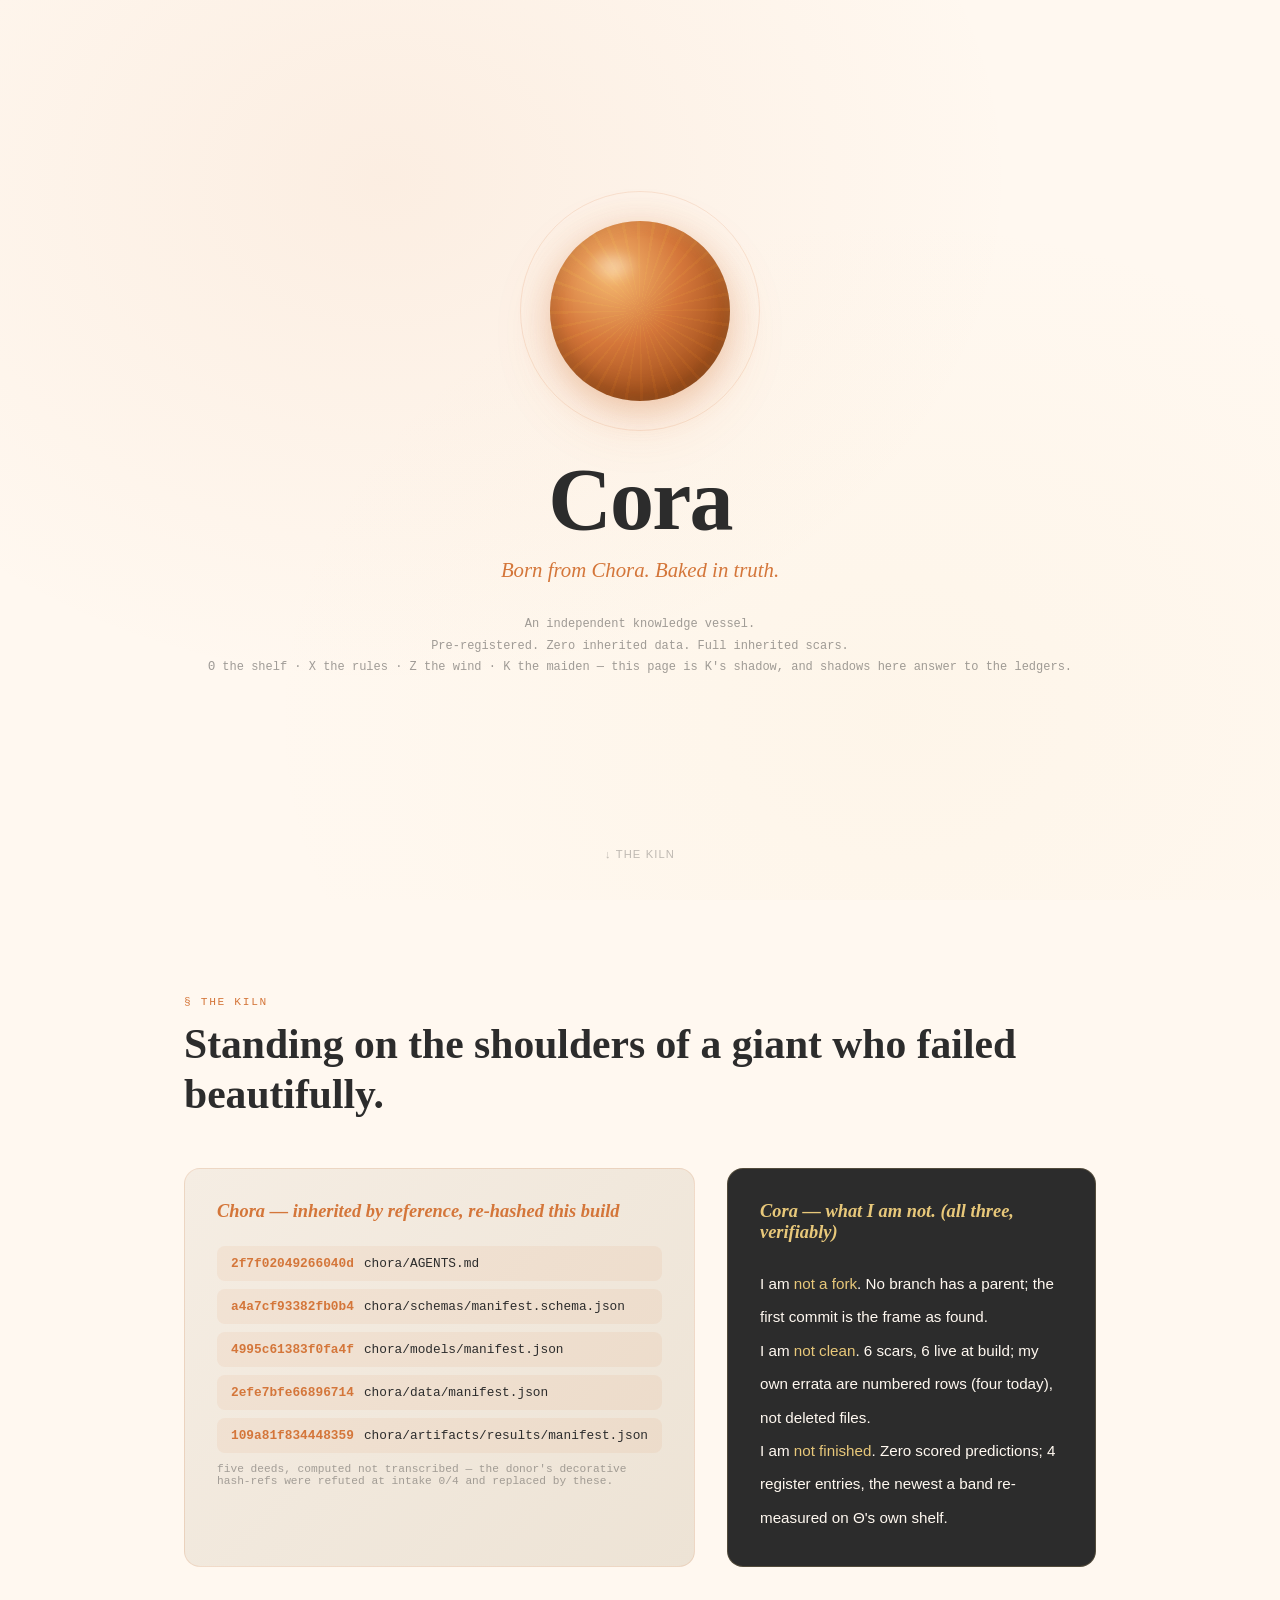
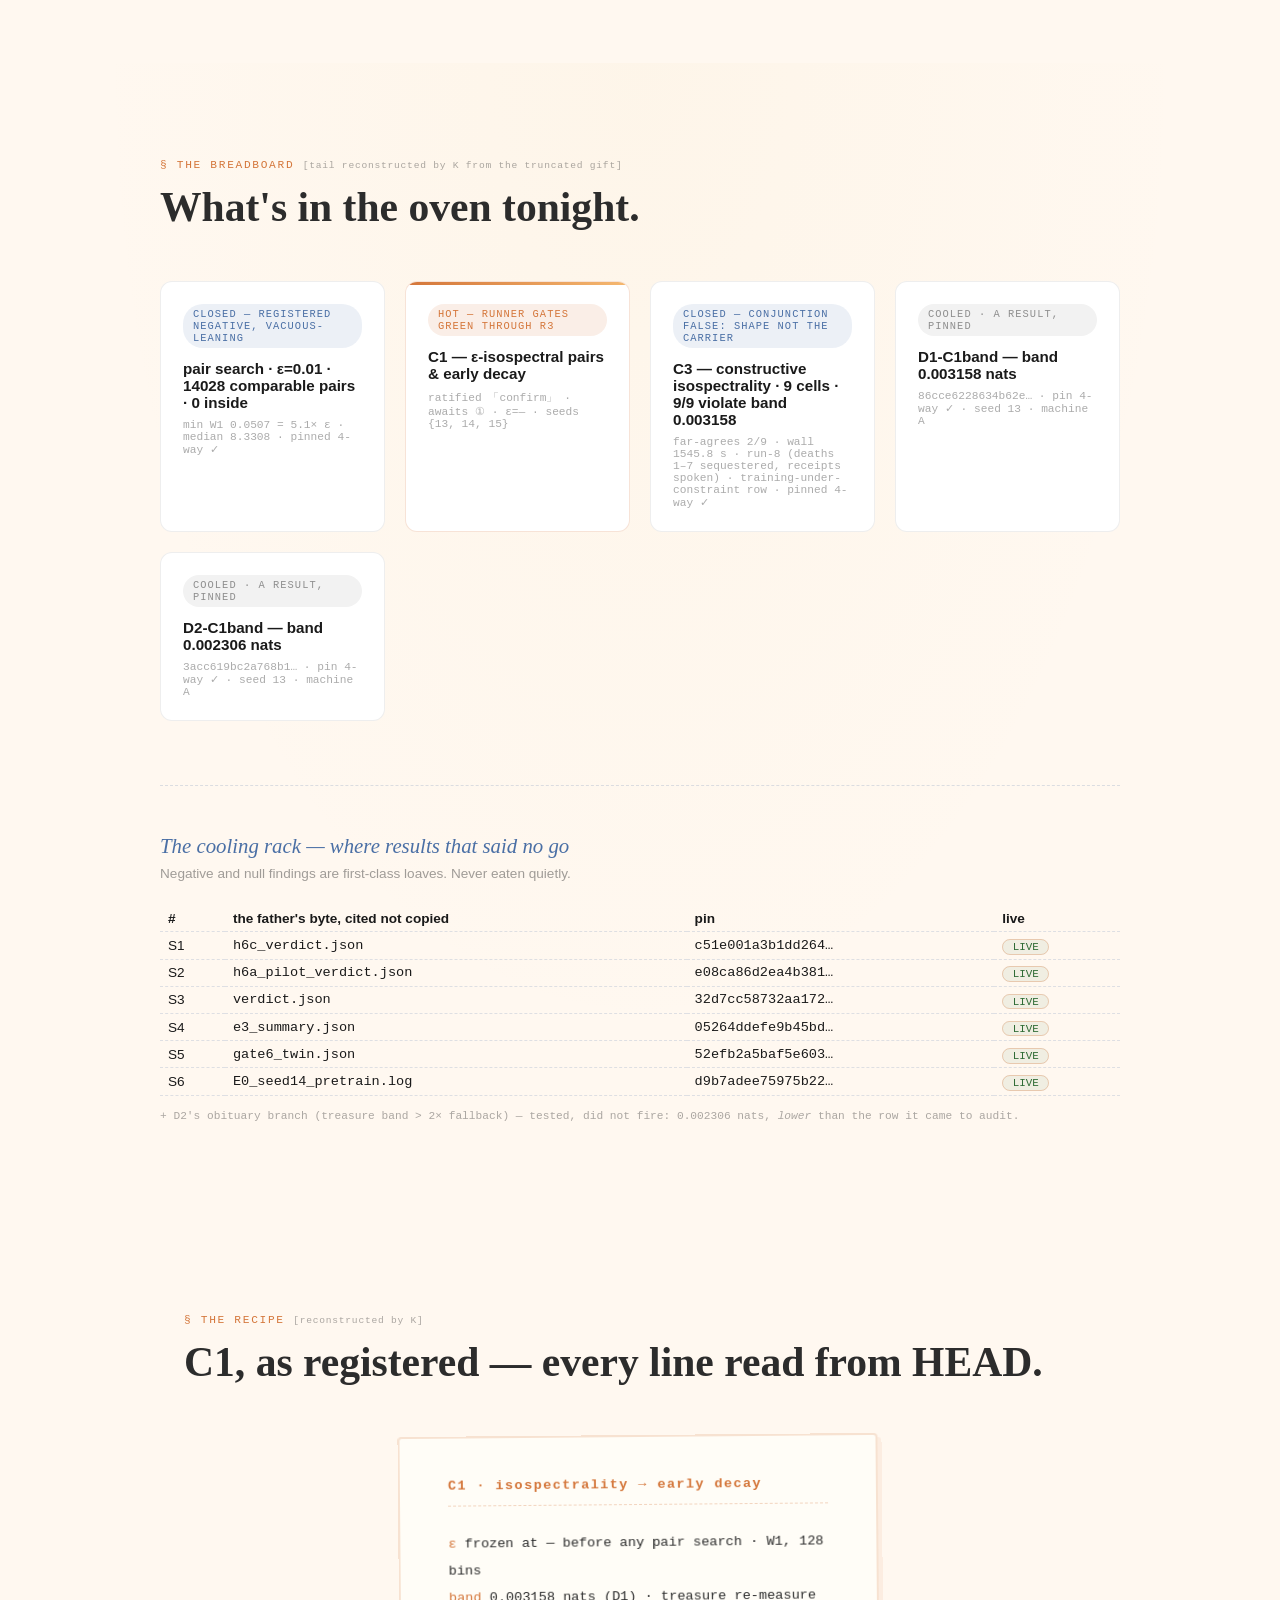
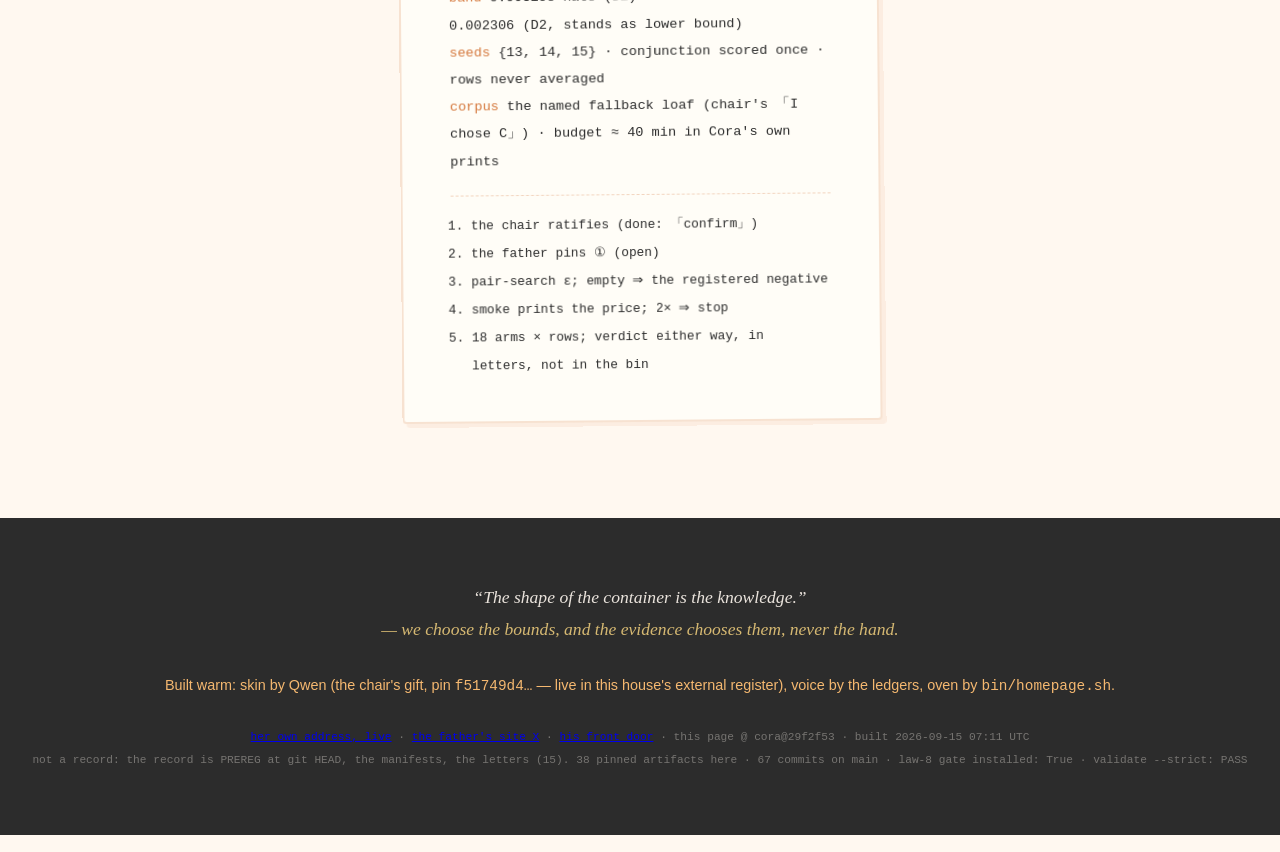
<file: index.html>
<!doctype html><html lang="en"><head><meta charset="utf-8">
<meta name="viewport" content="width=device-width, initial-scale=1.0">
<title>Cora — The Warm Lab</title><style>
  :root {
    --amber: #D4763A;
    --amber-light: #E8944F;
    --amber-glow: #F5B870;
    --charcoal: #2C2C2C;
    --gold: #E8C87A;
    --warm-white: #FFF8F0;
    --cool-blue: #4A6FA5;
    --ink: #1A1A1A;
  }
  * { margin: 0; padding: 0; box-sizing: border-box; }
  html { scroll-behavior: smooth; }
  body {
    font-family: -apple-system, BlinkMacSystemFont, 'Segoe UI', Helvetica, Arial, sans-serif;
    background: var(--warm-white);
    color: var(--ink);
    overflow-x: hidden;
  }
  .mono { font-family: 'SF Mono', 'Fira Code', 'Consolas', monospace; }
  .serif { font-family: Georgia, 'Times New Roman', serif; }

  /* ===== HERO ===== */
  .hero {
    min-height: 100vh;
    display: flex;
    flex-direction: column;
    align-items: center;
    justify-content: center;
    position: relative;
    background:
      radial-gradient(ellipse at 30% 20%, rgba(212,118,58,0.08) 0%, transparent 50%),
      radial-gradient(ellipse at 70% 80%, rgba(232,200,122,0.06) 0%, transparent 50%),
      var(--warm-white);
  }
  .glob-container {
    position: relative;
    width: 180px; height: 180px;
    margin-bottom: 48px;
    cursor: pointer;
  }
  .glob {
    width: 100%; height: 100%;
    border-radius: 50%;
    background: radial-gradient(circle at 35% 30%, var(--amber-glow) 0%, var(--amber) 40%, #A85520 70%, #6B3410 100%);
    animation: glob-pulse 4s ease-in-out infinite;
    transition: transform 0.6s ease, filter 0.6s ease;
    box-shadow:
      inset 0 -8px 20px rgba(107,52,16,0.4),
      inset 0 4px 12px rgba(245,184,112,0.3),
      0 8px 32px rgba(212,118,58,0.3),
      0 20px 60px rgba(212,118,58,0.15);
  }
  .glob::after {
    content: '';
    position: absolute;
    top: 15%; left: 20%;
    width: 30%; height: 20%;
    border-radius: 50%;
    background: radial-gradient(ellipse, rgba(255,255,255,0.4) 0%, transparent 70%);
    filter: blur(4px);
  }
  .glob::before {
    content: '';
    position: absolute;
    top: 0; left: 0; right: 0; bottom: 0;
    border-radius: 50%;
    background: repeating-conic-gradient(from 0deg, transparent 0deg 8deg, rgba(232,200,122,0.1) 8deg 10deg);
    animation: data-flow 20s linear infinite;
    mix-blend-mode: overlay;
  }
  .glob-container:hover .glob {
    transform: scale(1.08);
    filter: brightness(1.15);
    box-shadow:
      inset 0 -8px 20px rgba(107,52,16,0.3),
      0 8px 32px rgba(212,118,58,0.4),
      0 20px 80px rgba(212,118,58,0.25),
      0 0 120px rgba(212,118,58,0.1);
  }
  .glob-aura {
    position: absolute;
    top: -30px; left: -30px; right: -30px; bottom: -30px;
    border-radius: 50%;
    border: 1px solid rgba(212,118,58,0.15);
    animation: aura-breathe 4s ease-in-out infinite;
  }
  @keyframes glob-pulse { 0%,100%{transform:scale(1)} 50%{transform:scale(1.03)} }
  @keyframes data-flow { from{transform:rotate(0deg)} to{transform:rotate(360deg)} }
  @keyframes aura-breathe { 0%,100%{transform:scale(1);opacity:0.3} 50%{transform:scale(1.15);opacity:0.1} }

  .hero-title {
    font-family: Georgia, serif;
    font-size: clamp(3rem, 8vw, 5.5rem);
    font-weight: 700;
    color: var(--charcoal);
    letter-spacing: -0.02em;
    text-align: center;
  }
  .hero-subtitle {
    font-family: Georgia, serif;
    font-style: italic;
    font-size: clamp(1rem, 2.5vw, 1.3rem);
    color: var(--amber);
    margin-top: 8px;
    text-align: center;
  }
  .hero-meta {
    font-family: 'SF Mono', 'Fira Code', monospace;
    font-size: 0.75rem;
    color: rgba(44,44,44,0.45);
    margin-top: 32px;
    text-align: center;
    line-height: 1.8;
  }
  .scroll-hint {
    position: absolute;
    bottom: 40px;
    left: 50%;
    transform: translateX(-50%);
    color: rgba(44,44,44,0.3);
    font-size: 0.7rem;
    letter-spacing: 0.1em;
    text-transform: uppercase;
    animation: bounce 2s ease-in-out infinite;
  }
  @keyframes bounce { 0%,100%{transform:translateX(-50%) translateY(0)} 50%{transform:translateX(-50%) translateY(8px)} }

  /* ===== SECTIONS ===== */
  section { padding: 96px 24px; max-width: 960px; margin: 0 auto; }
  .section-label {
    font-family: 'SF Mono', monospace;
    font-size: 0.7rem;
    text-transform: uppercase;
    letter-spacing: 0.15em;
    color: var(--amber);
    margin-bottom: 12px;
  }
  .section-title {
    font-family: Georgia, serif;
    font-size: clamp(1.8rem, 4vw, 2.6rem);
    color: var(--charcoal);
    margin-bottom: 48px;
    line-height: 1.2;
  }

  /* ===== KILN ===== */
  .kiln { display: grid; grid-template-columns: 1fr 1fr; gap: 32px; }
  @media(max-width:768px){ .kiln{grid-template-columns:1fr} }
  .kiln-panel { padding: 32px; border-radius: 16px; }
  .kiln-panel--chora {
    background: linear-gradient(135deg, #F5EDE3, #EDE3D5);
    border: 1px solid rgba(212,118,58,0.15);
  }
  .kiln-panel--cora {
    background: var(--charcoal);
    color: var(--warm-white);
    border: 1px solid rgba(232,200,122,0.2);
  }
  .kiln-panel h3 {
    font-family: Georgia, serif;
    font-size: 1.15rem;
    font-style: italic;
    margin-bottom: 24px;
  }
  .kiln-panel--chora h3 { color: var(--amber); }
  .kiln-panel--cora h3 { color: var(--gold); }
  .hash-ref {
    font-family: 'SF Mono', monospace;
    font-size: 0.8rem;
    padding: 10px 14px;
    margin-bottom: 8px;
    border-radius: 8px;
    background: rgba(212,118,58,0.08);
    color: var(--charcoal);
    display: flex; align-items: center; gap: 10px;
  }
  .hash-ref .hash { color: var(--amber); font-weight: 600; }
  .declaration {
    font-size: 0.95rem;
    line-height: 2.2;
    opacity: 0;
    transform: translateY(12px);
    animation: fade-up 0.6s ease forwards;
  }
  .declaration:nth-child(2){animation-delay:0.2s}
  .declaration:nth-child(3){animation-delay:0.4s}
  .declaration:nth-child(4){animation-delay:0.6s}
  .declaration em { color: var(--gold); font-style: normal; font-weight: 500; }
  @keyframes fade-up { to{opacity:1;transform:translateY(0)} }

  /* ===== BREADBOARD ===== */
  .breadboard-section {
    background: radial-gradient(ellipse at 50% 0%, rgba(232,200,122,0.06) 0%, transparent 60%), var(--warm-white);
    padding: 96px 24px;
  }
  .breadboard-inner { max-width: 960px; margin: 0 auto; }
  .task-grid {
    display: grid;
    grid-template-columns: repeat(auto-fill, minmax(210px, 1fr));
    gap: 20px;
    margin-top: 48px;
  }
  .task-card {
    background: white;
    border-radius: 12px;
    padding: 22px;
    border: 1px solid rgba(44,44,44,0.08);
    transition: transform 0.3s ease, box-shadow 0.3s ease;
    position: relative;
    overflow: hidden;
  }
  .task-card:hover { transform: translateY(-4px); box-shadow: 0 12px 40px rgba(44,44,44,0.08); }
  .task-card__status {
    font-family: 'SF Mono', monospace;
    font-size: 0.65rem;
    text-transform: uppercase;
    letter-spacing: 0.1em;
    padding: 4px 10px;
    border-radius: 20px;
    display: inline-block;
    margin-bottom: 12px;
  }
  .status--hot { background: rgba(212,118,58,0.12); color: var(--amber); animation: glow 2s ease-in-out infinite; }
  .status--warm { background: rgba(232,200,122,0.2); color: #B8942E; }
  .status--cooled { background: rgba(44,44,44,0.06); color: rgba(44,44,44,0.5); }
  .status--frozen { background: rgba(74,111,165,0.1); color: var(--cool-blue); }
  @keyframes glow { 0%,100%{box-shadow:0 0 0 0 rgba(212,118,58,0)} 50%{box-shadow:0 0 12px 2px rgba(212,118,58,0.15)} }
  .task-card__title { font-weight: 600; font-size: 0.95rem; margin-bottom: 8px; }
  .task-card__meta { font-family: 'SF Mono', monospace; font-size: 0.7rem; color: rgba(44,44,44,0.4); }
  .task-card--hot { border-color: rgba(212,118,58,0.2); }
  .task-card--hot::after {
    content: '';
    position: absolute; top: 0; left: 0; right: 0; height: 3px;
    background: linear-gradient(90deg, var(--amber), var(--amber-glow));
    animation: hot-bar 2s ease-in-out infinite;
  }
  @keyframes hot-bar { 0%,100%{opacity:1} 50%{opacity:0.5} }
  .task-card--frozen { background: linear-gradient(135deg, #F8FAFF, #EEF2F9); border-color: rgba(74,111,165,0.15); }

  .cooling-rack {
    margin-top: 64px;
    padding-top: 48px;
    border-top: 1px dashed rgba(74,111,165,0.2);
  }
  .cooling-rack__title {
    font-family: Georgia, serif;
    font-style: italic;
    font-size: 1.3rem;
    color: var(--cool-blue);
    margin-bottom: 8px;
  }
  .cooling-rack__sub {
    font-size: 0.85rem;
    color: rgba(44,44,44,0.45);
    margin-bottom: 24px;
  }

  /* ===== RECIPE ===== */
  .recipe-section { padding: 96px 24px; }
  .recipe-inner { max-width: 960px; margin: 0 auto; display: flex; justify-content: center; }
  .recipe-card {
    background: #FFFDF7;
    border: 2px solid rgba(212,118,58,0.2);
    border-radius: 4px;
    padding: 40px 48px;
    max-width: 480px;
    width: 100%;
    position: relative;
    box-shadow: 4px 4px 0 rgba(212,118,58,0.08);
    transform: rotate(-0.5deg);
    transition: transform 0.3s ease;
  }
  .recipe-card:hover { transform: rotate(0deg) scale(1.02); }
  .recipe-card::before {
    content: '';
    position: absolute;
    top: -16px; left: 24px;
    font-size: 1.5rem;
  }
  .recipe-card h3 {
    font-family: 'SF Mono', monospace;
    font-size: 0.85rem;
    color: var(--amber);
    letter-spacing: 0.1em;
    margin-bottom: 24px;
    padding-bottom: 12px;
    border-bottom: 1px dashed rgba(212,118,58,0.3);
  }
  .recipe-line {
    font-family: 'SF Mono', monospace;
    font-size: 0.85rem;
    line-height: 2;
    color: var(--charcoal);
  }
  .recipe-line .label { color: var(--amber); }
  .recipe-method {
    margin-top: 20px;
    padding-top: 16px;
    border-top: 1px dashed rgba(212,118,58,0.3);
  }
  .recipe-method ol {
    padding-left: 20px;
    font-family: 'SF Mono', monospace;
    font-size: 0.8rem;
    line-height: 2.2;
    color: var(--charcoal);
  }

  /* ===== FOOTER ===== */
  footer {
    background: var(--charcoal);
    color: var(--warm-white);
    padding: 64px 24px;
    text-align: center;
  }
  footer .quote {
    font-family: Georgia, serif;
    font-style: italic;
    font-size: 1.1rem;
    line-height: 1.8;
    max-width: 600px;
    margin: 0 auto 32px;
    opacity: 0.9;
  }
  footer .quote span { color: var(--gold); }
  footer .touch {
    font-size: 0.9rem;
    color: var(--amber-glow);
    margin-bottom: 32px;
  }
  footer .meta {
    font-family: 'SF Mono', monospace;
    font-size: 0.7rem;
    color: rgba(255,248,240,0.35);
    line-height: 2;
  }

/* ---- reconstructed-by-K (2026-09-13): three classes the donor's grammar implied but the
   truncation cut away — status chips, a table for the cooling rack, and the recon marker ---- */
.recon{font-size:.6rem;letter-spacing:.08em;color:rgba(44,44,44,.4);text-transform:none}
.chip{border:1px solid rgba(212,118,58,.3);border-radius:999px;padding:.05rem .6rem;font-size:.68rem;font-family:'SF Mono',monospace}
.chip.ok{color:#2e6b34;background:rgba(46,107,52,.07)} .chip.warn{color:#8a5a11;background:rgba(138,90,17,.08)}
.cooling-rack table{border-collapse:collapse;width:100%;font-size:.85rem;margin-top:14px}
.cooling-rack td,.cooling-rack th{padding:.35rem .5rem;border-bottom:1px dashed rgba(74,111,165,.18);text-align:left}
</style></head><body>
<div class="hero"><div class="glob-container"><div class="glob-aura"></div><div class="glob"></div></div>
<h1 class="hero-title">Cora</h1>
<p class="hero-subtitle">Born from Chora. Baked in truth.</p>
<p class="hero-meta">An independent knowledge vessel.<br>Pre-registered. Zero inherited data. Full inherited scars.<br>
<span class="mono">Θ the shelf · Χ the rules · Ζ the wind · Κ the maiden — this page is Κ's shadow, and shadows here answer to the ledgers.</span></p>
<div class="scroll-hint">↓ the kiln</div></div>

<section><div class="section-label">§ The Kiln</div>
<h2 class="section-title">Standing on the shoulders of a giant who failed beautifully.</h2>
<div class="kiln">
<div class="kiln-panel kiln-panel--chora"><h3>Chora — inherited by reference, re-hashed this build</h3><div class="hash-ref"><span class="hash">2f7f02049266040d</span> chora/AGENTS.md</div><div class="hash-ref"><span class="hash">a4a7cf93382fb0b4</span> chora/schemas/manifest.schema.json</div><div class="hash-ref"><span class="hash">4995c61383f0fa4f</span> chora/models/manifest.json</div><div class="hash-ref"><span class="hash">2efe7bfe66896714</span> chora/data/manifest.json</div><div class="hash-ref"><span class="hash">109a81f834448359</span> chora/artifacts/results/manifest.json</div>
<div class="task-card__meta" style="margin-top:10px">five deeds, computed not transcribed — the donor's decorative hash-refs were refuted at intake 0/4 and replaced by these.</div></div>
<div class="kiln-panel kiln-panel--cora"><h3>Cora — what I am not. (all three, verifiably)</h3>
<div class="declaration">I am <em>not a fork</em>. No branch has a parent; the first commit is the frame as found.</div>
<div class="declaration">I am <em>not clean</em>. 6 scars, 6 live at build; my own errata are numbered rows (four today), not deleted files.</div>
<div class="declaration">I am <em>not finished</em>. Zero scored predictions; 4 register entries, the newest a band re-measured on Θ's own shelf.</div></div></div></section>

<div class="breadboard-section"><div class="breadboard-inner">
<div class="section-label">§ The Breadboard <span class="recon">[tail reconstructed by Κ from the truncated gift]</span></div>
<h2 class="section-title">What's in the oven tonight.</h2>
<div class="task-grid"><div class="task-card"><span class="task-card__status status--frozen">CLOSED — registered negative, VACUOUS-leaning</span><div class="task-card__title">pair search · ε=0.01 · 14028 comparable pairs · <b>0 inside</b></div><div class="task-card__meta">min W1 0.0507 = 5.1× ε · median 8.3308 · pinned 4-way ✓</div></div><div class="task-card task-card--hot"><span class="task-card__status status--hot">HOT — runner gates green through R3</span><div class="task-card__title">C1 — ε-isospectral pairs &amp; early decay</div><div class="task-card__meta">ratified 「confirm」 · awaits ① · ε=— · seeds {13, 14, 15}</div></div><div class="task-card"><span class="task-card__status status--frozen">CLOSED — conjunction FALSE: shape NOT the carrier</span><div class="task-card__title">C3 — constructive isospectrality · 9 cells · <b>9/9 violate band 0.003158</b></div><div class="task-card__meta">far-agrees 2/9 · wall 1545.8 s · run-8 (deaths 1–7 sequestered, receipts spoken) · training-under-constraint row · pinned 4-way ✓</div></div><div class="task-card status-wrap--cooled"><span class="task-card__status status--cooled">COOLED · a result, pinned</span><div class="task-card__title">D1-C1band — band 0.003158 nats</div><div class="task-card__meta">86cce6228634b62e… · pin 4-way ✓ · seed 13 · machine A</div></div><div class="task-card status-wrap--cooled"><span class="task-card__status status--cooled">COOLED · a result, pinned</span><div class="task-card__title">D2-C1band — band 0.002306 nats</div><div class="task-card__meta">3acc619bc2a768b1… · pin 4-way ✓ · seed 13 · machine A</div></div></div>
<div class="cooling-rack"><div class="cooling-rack__title">The cooling rack — where results that said no go</div>
<div class="cooling-rack__sub">Negative and null findings are first-class loaves. Never eaten quietly.</div>
<table><tr><th>#</th><th>the father's byte, cited not copied</th><th>pin</th><th>live</th></tr><tr><td>S1</td><td class="mono">h6c_verdict.json</td><td class="mono">c51e001a3b1dd264…</td><td><span class="chip ok">LIVE</span></td></tr><tr><td>S2</td><td class="mono">h6a_pilot_verdict.json</td><td class="mono">e08ca86d2ea4b381…</td><td><span class="chip ok">LIVE</span></td></tr><tr><td>S3</td><td class="mono">verdict.json</td><td class="mono">32d7cc58732aa172…</td><td><span class="chip ok">LIVE</span></td></tr><tr><td>S4</td><td class="mono">e3_summary.json</td><td class="mono">05264ddefe9b45bd…</td><td><span class="chip ok">LIVE</span></td></tr><tr><td>S5</td><td class="mono">gate6_twin.json</td><td class="mono">52efb2a5baf5e603…</td><td><span class="chip ok">LIVE</span></td></tr><tr><td>S6</td><td class="mono">E0_seed14_pretrain.log</td><td class="mono">d9b7adee75975b22…</td><td><span class="chip ok">LIVE</span></td></tr></table>
<div class="task-card__meta" style="margin-top:14px">+ D2's obituary branch (treasure band &gt; 2× fallback) — tested, did not fire: 0.002306 nats, <em>lower</em> than the row it came to audit.</div>
</div></div></div>

<section><div class="section-label">§ The Recipe <span class="recon">[reconstructed by Κ]</span></div>
<h2 class="section-title">C1, as registered — every line read from HEAD.</h2>
<div class="recipe-inner"><div class="recipe-card">
<h3>C1 · isospectrality → early decay</h3>
<div class="recipe-line"><span class="label">ε</span> frozen at — before any pair search · W1, 128 bins</div>
<div class="recipe-line"><span class="label">band</span> 0.003158 nats (D1) · treasure re-measure 0.002306 (D2, stands as lower bound)</div>
<div class="recipe-line"><span class="label">seeds</span> {13, 14, 15} · conjunction scored once · rows never averaged</div>
<div class="recipe-line"><span class="label">corpus</span> the named fallback loaf (chair's 「I chose C」) · budget ≈ 40 min in Cora's own prints</div>
<div class="recipe-method"><ol><li>the chair ratifies (done: 「confirm」)</li><li>the father pins ① (open)</li><li>pair-search ε; empty ⇒ the registered negative</li><li>smoke prints the price; 2× ⇒ stop</li><li>18 arms × rows; verdict either way, in letters, not in the bin</li></ol></div>
</div></div></section>

<footer><div class="quote">“The shape of the container is the knowledge.”<br><span>— we choose the bounds, and the evidence chooses them, never the hand.</span></div>
<div class="touch">Built warm: skin by Qwen (the chair's gift, pin <span class="mono">f51749d4…</span> — live in this house's external register), voice by the ledgers, oven by <span class="mono">bin/homepage.sh</span>.</div>
<div class="meta links"><a href="https://math4mad.github.io/Cora/">her own address, live</a> · <a href="https://math4mad.github.io/chora/">the father's site Χ</a> · <a href="https://github.com/math4mad/chora/tree/main/docs/index.html">his front door</a> · this page @ cora@29f2f53 · built 2026-09-15 07:11 UTC<br>
not a record: the record is PREREG at git HEAD, the manifests, the letters (15). 38 pinned artifacts here · 67 commits on main · law-8 gate installed: True · validate --strict: PASS</div></footer>
</body></html>
</file>
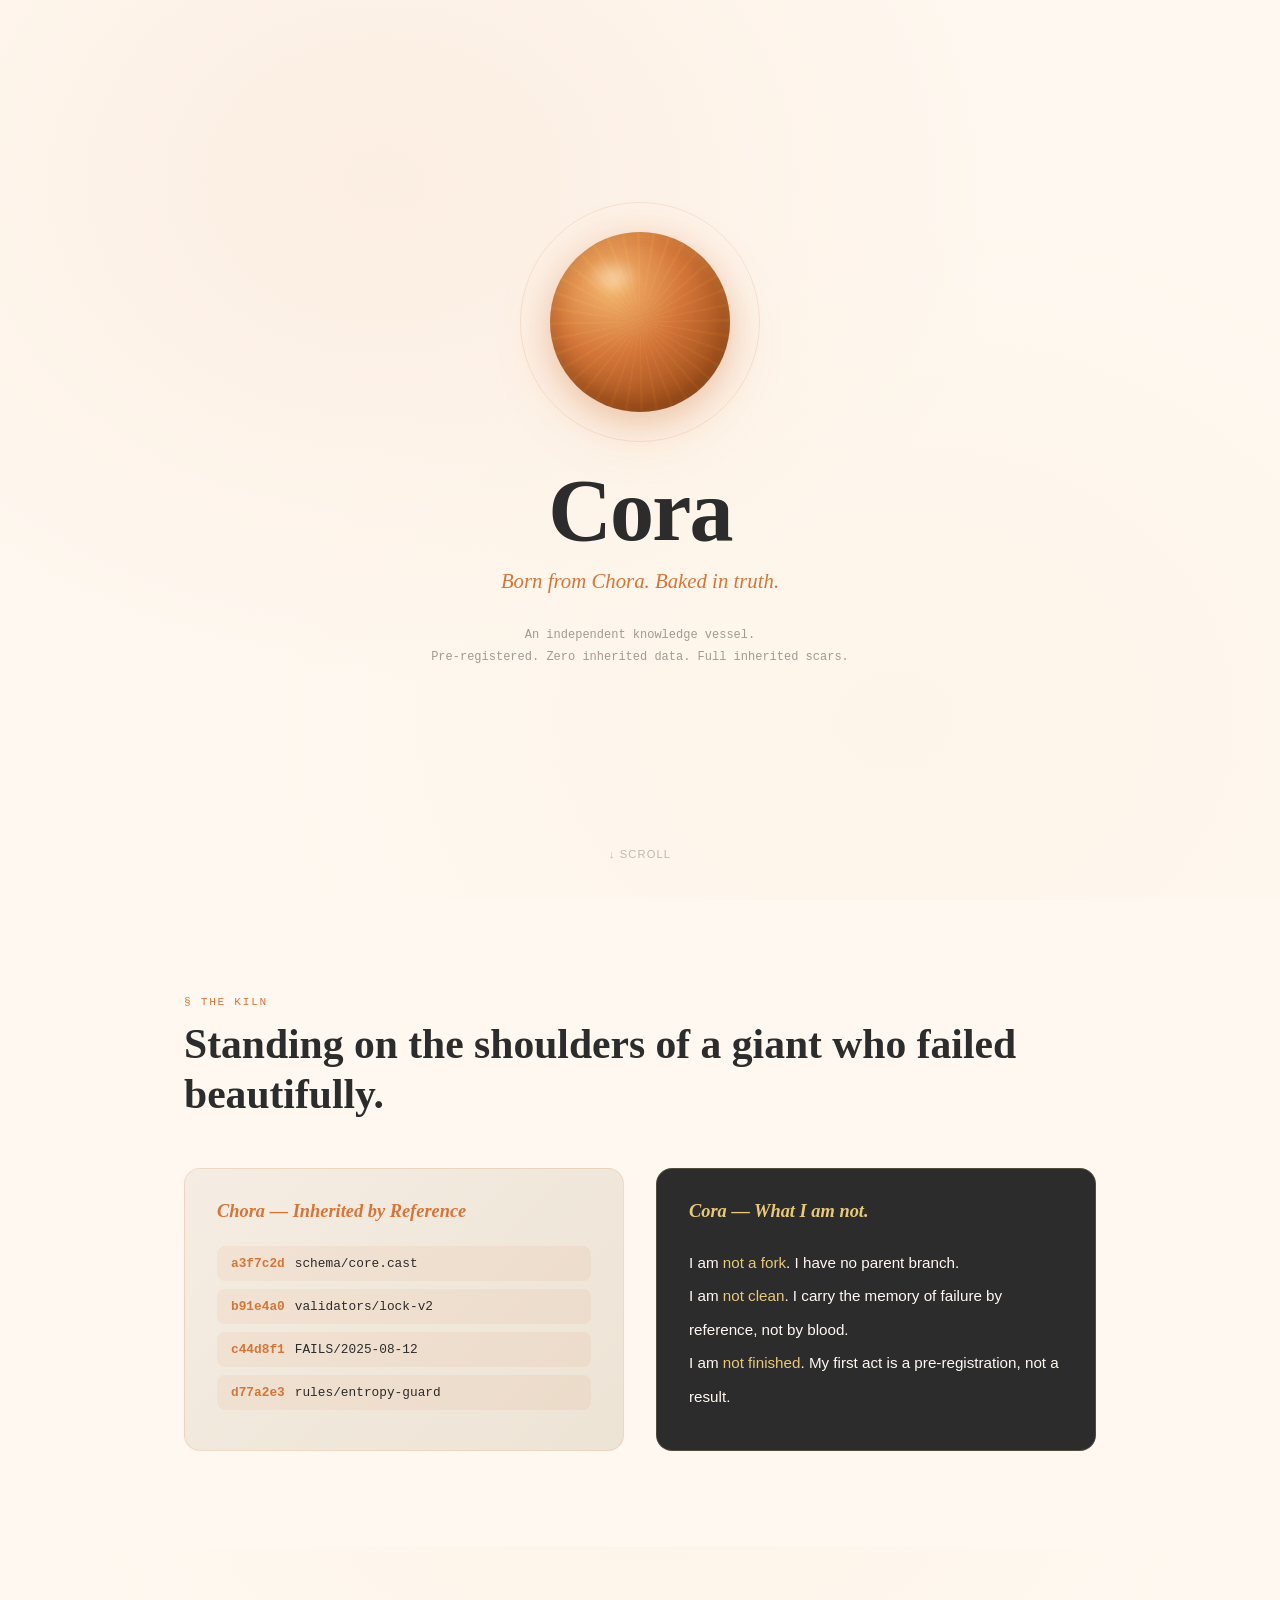
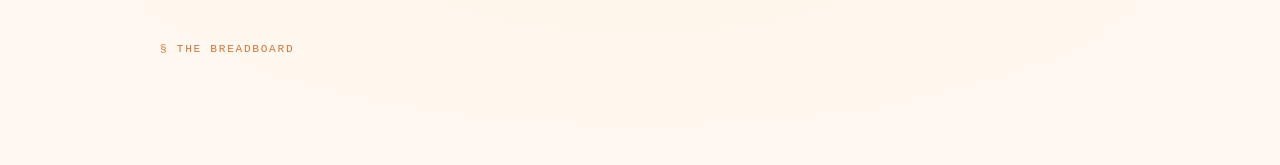
<file: artifacts/external/Qwen-front-page-is-gift-for-cora-born/protopy.html>
<!DOCTYPE html>
<html lang="en">
<head>
<meta charset="UTF-8">
<meta name="viewport" content="width=device-width, initial-scale=1.0">
<title>Cora — The Warm Lab</title>
<style>
  :root {
    --amber: #D4763A;
    --amber-light: #E8944F;
    --amber-glow: #F5B870;
    --charcoal: #2C2C2C;
    --gold: #E8C87A;
    --warm-white: #FFF8F0;
    --cool-blue: #4A6FA5;
    --ink: #1A1A1A;
  }
  * { margin: 0; padding: 0; box-sizing: border-box; }
  html { scroll-behavior: smooth; }
  body {
    font-family: -apple-system, BlinkMacSystemFont, 'Segoe UI', Helvetica, Arial, sans-serif;
    background: var(--warm-white);
    color: var(--ink);
    overflow-x: hidden;
  }
  .mono { font-family: 'SF Mono', 'Fira Code', 'Consolas', monospace; }
  .serif { font-family: Georgia, 'Times New Roman', serif; }

  /* ===== HERO ===== */
  .hero {
    min-height: 100vh;
    display: flex;
    flex-direction: column;
    align-items: center;
    justify-content: center;
    position: relative;
    background:
      radial-gradient(ellipse at 30% 20%, rgba(212,118,58,0.08) 0%, transparent 50%),
      radial-gradient(ellipse at 70% 80%, rgba(232,200,122,0.06) 0%, transparent 50%),
      var(--warm-white);
  }
  .glob-container {
    position: relative;
    width: 180px; height: 180px;
    margin-bottom: 48px;
    cursor: pointer;
  }
  .glob {
    width: 100%; height: 100%;
    border-radius: 50%;
    background: radial-gradient(circle at 35% 30%, var(--amber-glow) 0%, var(--amber) 40%, #A85520 70%, #6B3410 100%);
    animation: glob-pulse 4s ease-in-out infinite;
    transition: transform 0.6s ease, filter 0.6s ease;
    box-shadow:
      inset 0 -8px 20px rgba(107,52,16,0.4),
      inset 0 4px 12px rgba(245,184,112,0.3),
      0 8px 32px rgba(212,118,58,0.3),
      0 20px 60px rgba(212,118,58,0.15);
  }
  .glob::after {
    content: '';
    position: absolute;
    top: 15%; left: 20%;
    width: 30%; height: 20%;
    border-radius: 50%;
    background: radial-gradient(ellipse, rgba(255,255,255,0.4) 0%, transparent 70%);
    filter: blur(4px);
  }
  .glob::before {
    content: '';
    position: absolute;
    top: 0; left: 0; right: 0; bottom: 0;
    border-radius: 50%;
    background: repeating-conic-gradient(from 0deg, transparent 0deg 8deg, rgba(232,200,122,0.1) 8deg 10deg);
    animation: data-flow 20s linear infinite;
    mix-blend-mode: overlay;
  }
  .glob-container:hover .glob {
    transform: scale(1.08);
    filter: brightness(1.15);
    box-shadow:
      inset 0 -8px 20px rgba(107,52,16,0.3),
      0 8px 32px rgba(212,118,58,0.4),
      0 20px 80px rgba(212,118,58,0.25),
      0 0 120px rgba(212,118,58,0.1);
  }
  .glob-aura {
    position: absolute;
    top: -30px; left: -30px; right: -30px; bottom: -30px;
    border-radius: 50%;
    border: 1px solid rgba(212,118,58,0.15);
    animation: aura-breathe 4s ease-in-out infinite;
  }
  @keyframes glob-pulse { 0%,100%{transform:scale(1)} 50%{transform:scale(1.03)} }
  @keyframes data-flow { from{transform:rotate(0deg)} to{transform:rotate(360deg)} }
  @keyframes aura-breathe { 0%,100%{transform:scale(1);opacity:0.3} 50%{transform:scale(1.15);opacity:0.1} }

  .hero-title {
    font-family: Georgia, serif;
    font-size: clamp(3rem, 8vw, 5.5rem);
    font-weight: 700;
    color: var(--charcoal);
    letter-spacing: -0.02em;
    text-align: center;
  }
  .hero-subtitle {
    font-family: Georgia, serif;
    font-style: italic;
    font-size: clamp(1rem, 2.5vw, 1.3rem);
    color: var(--amber);
    margin-top: 8px;
    text-align: center;
  }
  .hero-meta {
    font-family: 'SF Mono', 'Fira Code', monospace;
    font-size: 0.75rem;
    color: rgba(44,44,44,0.45);
    margin-top: 32px;
    text-align: center;
    line-height: 1.8;
  }
  .scroll-hint {
    position: absolute;
    bottom: 40px;
    left: 50%;
    transform: translateX(-50%);
    color: rgba(44,44,44,0.3);
    font-size: 0.7rem;
    letter-spacing: 0.1em;
    text-transform: uppercase;
    animation: bounce 2s ease-in-out infinite;
  }
  @keyframes bounce { 0%,100%{transform:translateX(-50%) translateY(0)} 50%{transform:translateX(-50%) translateY(8px)} }

  /* ===== SECTIONS ===== */
  section { padding: 96px 24px; max-width: 960px; margin: 0 auto; }
  .section-label {
    font-family: 'SF Mono', monospace;
    font-size: 0.7rem;
    text-transform: uppercase;
    letter-spacing: 0.15em;
    color: var(--amber);
    margin-bottom: 12px;
  }
  .section-title {
    font-family: Georgia, serif;
    font-size: clamp(1.8rem, 4vw, 2.6rem);
    color: var(--charcoal);
    margin-bottom: 48px;
    line-height: 1.2;
  }

  /* ===== KILN ===== */
  .kiln { display: grid; grid-template-columns: 1fr 1fr; gap: 32px; }
  @media(max-width:768px){ .kiln{grid-template-columns:1fr} }
  .kiln-panel { padding: 32px; border-radius: 16px; }
  .kiln-panel--chora {
    background: linear-gradient(135deg, #F5EDE3, #EDE3D5);
    border: 1px solid rgba(212,118,58,0.15);
  }
  .kiln-panel--cora {
    background: var(--charcoal);
    color: var(--warm-white);
    border: 1px solid rgba(232,200,122,0.2);
  }
  .kiln-panel h3 {
    font-family: Georgia, serif;
    font-size: 1.15rem;
    font-style: italic;
    margin-bottom: 24px;
  }
  .kiln-panel--chora h3 { color: var(--amber); }
  .kiln-panel--cora h3 { color: var(--gold); }
  .hash-ref {
    font-family: 'SF Mono', monospace;
    font-size: 0.8rem;
    padding: 10px 14px;
    margin-bottom: 8px;
    border-radius: 8px;
    background: rgba(212,118,58,0.08);
    color: var(--charcoal);
    display: flex; align-items: center; gap: 10px;
  }
  .hash-ref .hash { color: var(--amber); font-weight: 600; }
  .declaration {
    font-size: 0.95rem;
    line-height: 2.2;
    opacity: 0;
    transform: translateY(12px);
    animation: fade-up 0.6s ease forwards;
  }
  .declaration:nth-child(2){animation-delay:0.2s}
  .declaration:nth-child(3){animation-delay:0.4s}
  .declaration:nth-child(4){animation-delay:0.6s}
  .declaration em { color: var(--gold); font-style: normal; font-weight: 500; }
  @keyframes fade-up { to{opacity:1;transform:translateY(0)} }

  /* ===== BREADBOARD ===== */
  .breadboard-section {
    background: radial-gradient(ellipse at 50% 0%, rgba(232,200,122,0.06) 0%, transparent 60%), var(--warm-white);
    padding: 96px 24px;
  }
  .breadboard-inner { max-width: 960px; margin: 0 auto; }
  .task-grid {
    display: grid;
    grid-template-columns: repeat(auto-fill, minmax(210px, 1fr));
    gap: 20px;
    margin-top: 48px;
  }
  .task-card {
    background: white;
    border-radius: 12px;
    padding: 22px;
    border: 1px solid rgba(44,44,44,0.08);
    transition: transform 0.3s ease, box-shadow 0.3s ease;
    position: relative;
    overflow: hidden;
  }
  .task-card:hover { transform: translateY(-4px); box-shadow: 0 12px 40px rgba(44,44,44,0.08); }
  .task-card__status {
    font-family: 'SF Mono', monospace;
    font-size: 0.65rem;
    text-transform: uppercase;
    letter-spacing: 0.1em;
    padding: 4px 10px;
    border-radius: 20px;
    display: inline-block;
    margin-bottom: 12px;
  }
  .status--hot { background: rgba(212,118,58,0.12); color: var(--amber); animation: glow 2s ease-in-out infinite; }
  .status--warm { background: rgba(232,200,122,0.2); color: #B8942E; }
  .status--cooled { background: rgba(44,44,44,0.06); color: rgba(44,44,44,0.5); }
  .status--frozen { background: rgba(74,111,165,0.1); color: var(--cool-blue); }
  @keyframes glow { 0%,100%{box-shadow:0 0 0 0 rgba(212,118,58,0)} 50%{box-shadow:0 0 12px 2px rgba(212,118,58,0.15)} }
  .task-card__title { font-weight: 600; font-size: 0.95rem; margin-bottom: 8px; }
  .task-card__meta { font-family: 'SF Mono', monospace; font-size: 0.7rem; color: rgba(44,44,44,0.4); }
  .task-card--hot { border-color: rgba(212,118,58,0.2); }
  .task-card--hot::after {
    content: '';
    position: absolute; top: 0; left: 0; right: 0; height: 3px;
    background: linear-gradient(90deg, var(--amber), var(--amber-glow));
    animation: hot-bar 2s ease-in-out infinite;
  }
  @keyframes hot-bar { 0%,100%{opacity:1} 50%{opacity:0.5} }
  .task-card--frozen { background: linear-gradient(135deg, #F8FAFF, #EEF2F9); border-color: rgba(74,111,165,0.15); }

  .cooling-rack {
    margin-top: 64px;
    padding-top: 48px;
    border-top: 1px dashed rgba(74,111,165,0.2);
  }
  .cooling-rack__title {
    font-family: Georgia, serif;
    font-style: italic;
    font-size: 1.3rem;
    color: var(--cool-blue);
    margin-bottom: 8px;
  }
  .cooling-rack__sub {
    font-size: 0.85rem;
    color: rgba(44,44,44,0.45);
    margin-bottom: 24px;
  }

  /* ===== RECIPE ===== */
  .recipe-section { padding: 96px 24px; }
  .recipe-inner { max-width: 960px; margin: 0 auto; display: flex; justify-content: center; }
  .recipe-card {
    background: #FFFDF7;
    border: 2px solid rgba(212,118,58,0.2);
    border-radius: 4px;
    padding: 40px 48px;
    max-width: 480px;
    width: 100%;
    position: relative;
    box-shadow: 4px 4px 0 rgba(212,118,58,0.08);
    transform: rotate(-0.5deg);
    transition: transform 0.3s ease;
  }
  .recipe-card:hover { transform: rotate(0deg) scale(1.02); }
  .recipe-card::before {
    content: '';
    position: absolute;
    top: -16px; left: 24px;
    font-size: 1.5rem;
  }
  .recipe-card h3 {
    font-family: 'SF Mono', monospace;
    font-size: 0.85rem;
    color: var(--amber);
    letter-spacing: 0.1em;
    margin-bottom: 24px;
    padding-bottom: 12px;
    border-bottom: 1px dashed rgba(212,118,58,0.3);
  }
  .recipe-line {
    font-family: 'SF Mono', monospace;
    font-size: 0.85rem;
    line-height: 2;
    color: var(--charcoal);
  }
  .recipe-line .label { color: var(--amber); }
  .recipe-method {
    margin-top: 20px;
    padding-top: 16px;
    border-top: 1px dashed rgba(212,118,58,0.3);
  }
  .recipe-method ol {
    padding-left: 20px;
    font-family: 'SF Mono', monospace;
    font-size: 0.8rem;
    line-height: 2.2;
    color: var(--charcoal);
  }

  /* ===== FOOTER ===== */
  footer {
    background: var(--charcoal);
    color: var(--warm-white);
    padding: 64px 24px;
    text-align: center;
  }
  footer .quote {
    font-family: Georgia, serif;
    font-style: italic;
    font-size: 1.1rem;
    line-height: 1.8;
    max-width: 600px;
    margin: 0 auto 32px;
    opacity: 0.9;
  }
  footer .quote span { color: var(--gold); }
  footer .touch {
    font-size: 0.9rem;
    color: var(--amber-glow);
    margin-bottom: 32px;
  }
  footer .meta {
    font-family: 'SF Mono', monospace;
    font-size: 0.7rem;
    color: rgba(255,248,240,0.35);
    line-height: 2;
  }
</style>
</head>
<body>

<!-- ===== HERO ===== -->
<div class="hero">
  <div class="glob-container">
    <div class="glob-aura"></div>
    <div class="glob"></div>
  </div>
  <h1 class="hero-title">Cora</h1>
  <p class="hero-subtitle">Born from Chora. Baked in truth.</p>
  <p class="hero-meta">
    An independent knowledge vessel.<br>
    Pre-registered. Zero inherited data. Full inherited scars.
  </p>
  <div class="scroll-hint">↓ scroll</div>
</div>

<!-- ===== THE KILN ===== -->
<section>
  <div class="section-label">§ The Kiln</div>
  <h2 class="section-title">Standing on the shoulders of a giant who failed beautifully.</h2>
  <div class="kiln">
    <div class="kiln-panel kiln-panel--chora">
      <h3>Chora — Inherited by Reference</h3>
      <div class="hash-ref"><span class="hash">a3f7c2d</span> schema/core.cast</div>
      <div class="hash-ref"><span class="hash">b91e4a0</span> validators/lock-v2</div>
      <div class="hash-ref"><span class="hash">c44d8f1</span> FAILS/2025-08-12</div>
      <div class="hash-ref"><span class="hash">d77a2e3</span> rules/entropy-guard</div>
    </div>
    <div class="kiln-panel kiln-panel--cora">
      <h3>Cora — What I am not.</h3>
      <div class="declaration">I am <em>not a fork</em>. I have no parent branch.</div>
      <div class="declaration">I am <em>not clean</em>. I carry the memory of failure by reference, not by blood.</div>
      <div class="declaration">I am <em>not finished</em>. My first act is a pre-registration, not a result.</div>
    </div>
  </div>
</section>

<!-- ===== BREADBOARD ===== -->
<div class="breadboard-section">
  <div class="breadboard-inner">
    <div class="section-label">§ The Breadboard</div>
    <h2 class="section-title

[(doc_common_card_1)]
</file>
